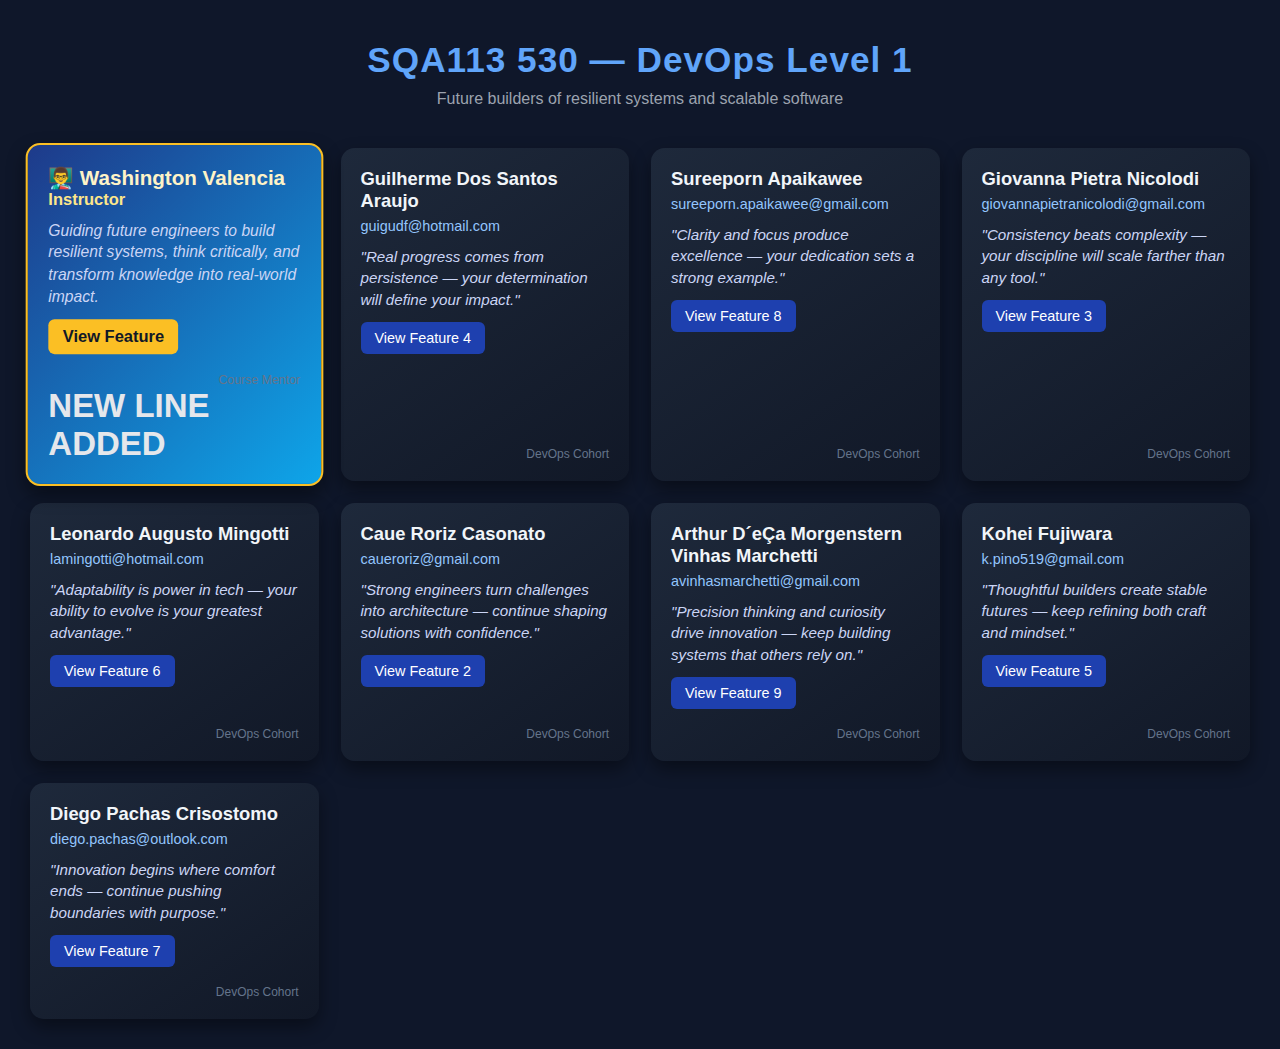
<file: public/index.html>
<!DOCTYPE html>
<html lang="en">

<head>
    <meta charset="UTF-8">
    <meta name="viewport" content="width=device-width, initial-scale=1.0">
    <title>SQA113 G1 - DevOps Level 1</title>
    <link rel="stylesheet" href="css/style.css">
</head>

<body>

    <header>
        <h1>SQA113 530 — DevOps Level 1</h1>
        <p>Future builders of resilient systems and scalable software</p>
    </header>

    <div class="container" id="cardContainer">

        <!-- Cards inserted here -->

        <div class="card instructor">
            <div>
                <div class="name">👨‍🏫 Washington Valencia</div>
                <div class="role">Instructor</div>

                <div class="quote">
                    Guiding future engineers to build resilient systems,
                    think critically, and transform knowledge into real-world impact.
                </div>

                <a href="feature1.html">View Feature</a>
            </div>

            <div class="tag">Course Mentor</div>
            <h1>NEW LINE ADDED</h1>
        </div>


    </div>





    <script src="js/script.js"></script>



</body>

</html>
</file>
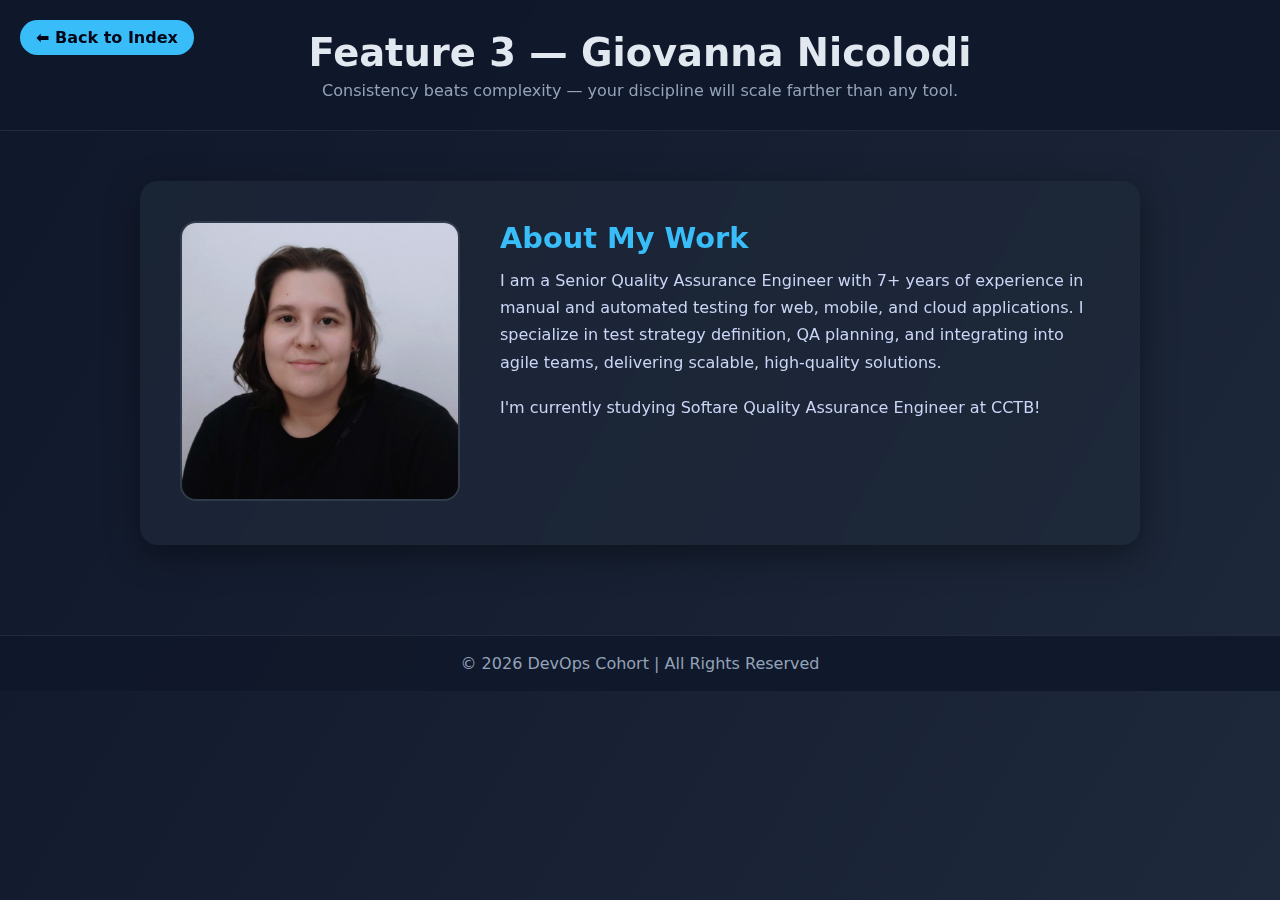
<file: public/feature3.html>
<!DOCTYPE html>
<html lang="en">

<head>
    <meta charset="UTF-8">
    <meta name="viewport" content="width=device-width, initial-scale=1.0">
    <title>Feature 3 - Giovanna Nicolodi</title>
    <link rel="stylesheet" href="css/style1.css">
</head>

<body>

    <header>
        <div class="header-container">
            <a href="index.html" class="back-to-index">⬅ Back to Index</a>

            <h1>Feature 3 — Giovanna Nicolodi</h1>

            <p>
                Consistency beats complexity — your discipline will scale farther than any tool.
            </p>
        </div>
    </header>

    <main>
        <section class="feature-content">

            <div class="feature-image">
                <img src="resource/gpn.jpeg"
                    alt="Giovanna Nicolodi" />
            </div>

            <div class="feature-text">
                <h2>About My Work</h2>

                <p>
                    I am a Senior Quality Assurance Engineer with 7+ years of experience in manual and automated testing for web, 
                    mobile, and cloud applications. I specialize in test strategy definition, QA planning, and integrating
                    into agile teams, delivering scalable, high-quality solutions. 
                </p>

                <p>
                    I'm currently studying Softare Quality Assurance Engineer at CCTB!
                </p>

            </div>

        </section>
    </main>

    <footer>
        <div class="footer-container">
            <p>&copy; 2026 DevOps Cohort | All Rights Reserved</p>
        </div>
    </footer>

    <script src="js/script.js"></script>

</body>

</html>
</file>
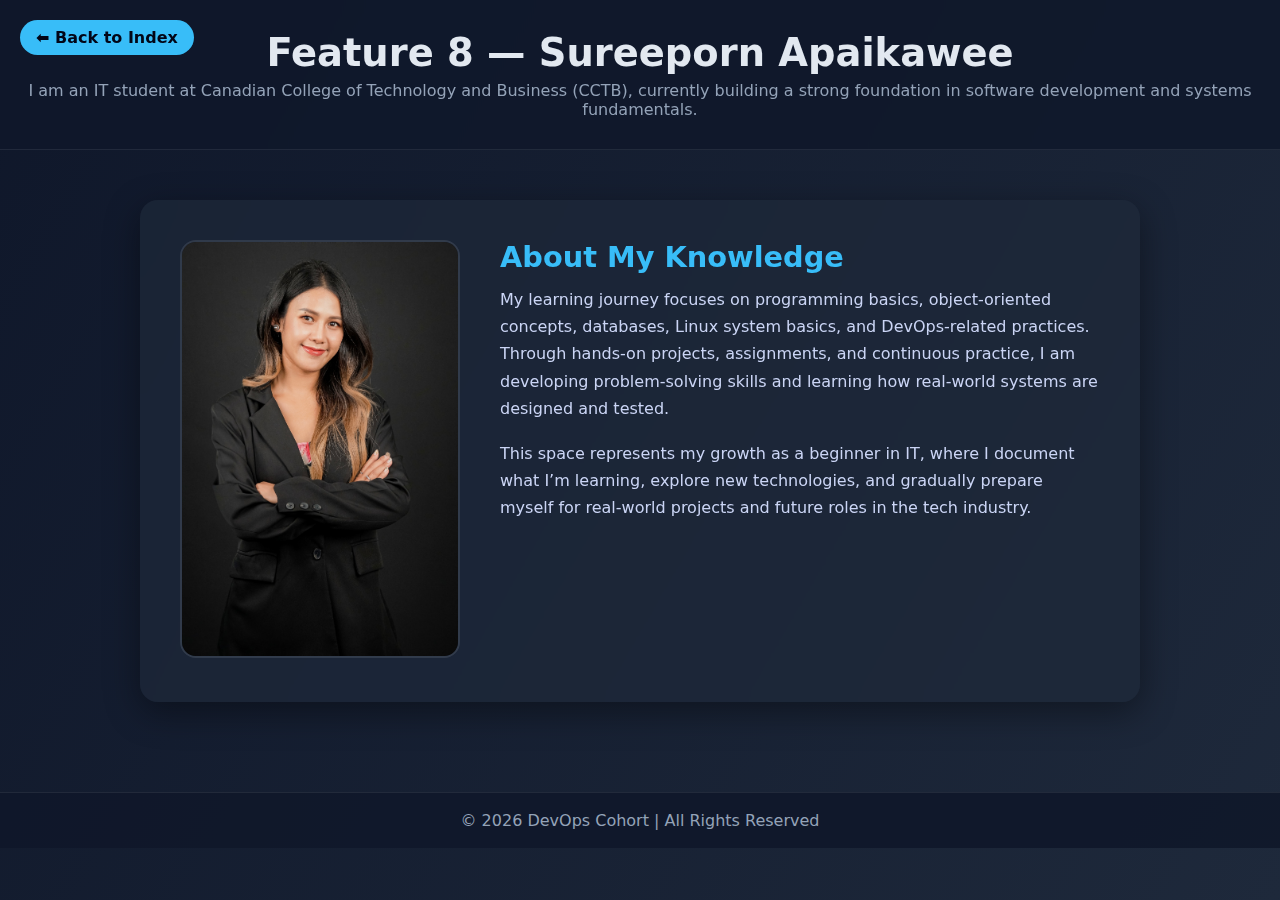
<file: public/feature8.html>
<!DOCTYPE html>
<html lang="en">

<head>
    <meta charset="UTF-8">
    <meta name="viewport" content="width=device-width, initial-scale=1.0">
    <title>Feature 8 — Sureeporn Apaikawee</title>
    <link rel="stylesheet" href="css/style1.css">
</head>

<body>

    <header>
        <div class="header-container">
            <a href="index.html" class="back-to-index">⬅ Back to Index</a>

            <h1>Feature 8 — Sureeporn Apaikawee</h1>

            <p>
                I am an IT student at Canadian College of Technology and Business (CCTB), 
                currently building a strong foundation in software development and systems fundamentals.
            </p>
        </div>
    </header>

    <main>
        <section class="feature-content">

            <div class="feature-image">
                <img src="./IMG_4413.jpg"
                    alt="Sureeporn" />
            </div>

            <div class="feature-text">
                <h2>About My Knowledge</h2>

                <p>
                    My learning journey focuses on programming basics, object-oriented concepts, databases, 
                    Linux system basics, and DevOps-related practices. Through hands-on projects, assignments, 
                    and continuous practice, I am developing problem-solving skills and 
                    learning how real-world systems are designed and tested.
                </p>

                <p>
                    This space represents my growth as a beginner in IT, where I document what I’m learning, explore new technologies, 
                    and gradually prepare myself for real-world projects and future roles in the tech industry.
                </p>

            </div>

        </section>
    </main>

    <footer>
        <div class="footer-container">
            <p>&copy; 2026 DevOps Cohort | All Rights Reserved</p>
        </div>
    </footer>

    <script src="js/script.js"></script>

</body>

</html>
</file>
<file: public/css/style.css>
/* ---------- Base Reset ---------- */
* {
    margin: 0;
    padding: 0;
    box-sizing: border-box;
}

/* ---------- Theme ---------- */
body {
    font-family: "Segoe UI", Tahoma, sans-serif;
    background: #0f172a;
    /* deep serious navy */
    color: #e5e7eb;
    min-height: 100vh;
}

/* ---------- Header ---------- */
header {
    text-align: center;
    padding: 40px 20px 10px 20px;
}

header h1 {
    font-size: 2.2rem;
    letter-spacing: 1px;
    color: #60a5fa;
}

header p {
    color: #9ca3af;
    margin-top: 10px;
}

/* ---------- Grid ---------- */
.container {
    padding: 30px;
    display: grid;
    grid-template-columns: repeat(auto-fit, minmax(280px, 1fr));
    gap: 22px;
}

/* ---------- Card ---------- */
.card {
    background: linear-gradient(145deg, #1e293b, #111827);
    border-radius: 14px;
    padding: 20px;
    box-shadow: 0 8px 18px rgba(0, 0, 0, 0.4);
    transition: all .25s ease;
    display: flex;
    flex-direction: column;
    justify-content: space-between;
}

.card:hover {
    transform: translateY(-6px);
    box-shadow: 0 18px 30px rgba(0, 0, 0, 0.6);
}

.name {
    font-size: 1.15rem;
    font-weight: 600;
    color: #f1f5f9;
}

.email {
    font-size: .9rem;
    color: #93c5fd;
    margin: 6px 0 12px 0;
    word-break: break-all;
}

.quote {
    font-style: italic;
    font-size: .95rem;
    color: #cbd5f5;
    line-height: 1.4;
}

/* Footer tag */
.tag {
    margin-top: 18px;
    font-size: .75rem;
    color: #64748b;
    text-align: right;
}

/* ---------- Instructor Card ---------- */

.instructor {
    background: linear-gradient(135deg, #1e3a8a, #0ea5e9);
    border: 2px solid #fbbf24;
    transform: scale(1.03);
}

.instructor:hover {
    transform: translateY(-6px) scale(1.05);
}

.instructor .name {
    color: #fef3c7;
    font-size: 1.25rem;
}

.role {
    font-weight: 600;
    color: #fde68a;
    margin-bottom: 10px;
}

.instructor a {
    display: inline-block;
    margin-top: 12px;
    padding: 8px 14px;
    background: #fbbf24;
    color: #111827;
    text-decoration: none;
    border-radius: 6px;
    font-weight: 600;
    transition: .25s;
}

.instructor a:hover {
    background: #f59e0b;
}

.feature-btn {
    display: inline-block;
    margin-top: 12px;
    padding: 8px 14px;
    background: #1e40af;
    color: white;
    text-decoration: none;
    border-radius: 6px;
    font-size: 0.9rem;
    transition: .25s;
}

.feature-btn:hover {
    background: #2563eb;
}
</file>
<file: public/css/style1.css>
/* Reset */
* {
    margin: 0;
    padding: 0;
    box-sizing: border-box;
}

/* Base */
body {
    font-family: Inter, system-ui, -apple-system, Segoe UI, Roboto, sans-serif;
    background: linear-gradient(120deg, #0f172a, #1e293b);
    color: #e2e8f0;
    min-height: 100vh;
}

/* Header */
header {
    background: rgba(15, 23, 42, 0.85);
    backdrop-filter: blur(12px);
    border-bottom: 1px solid rgba(255, 255, 255, 0.08);
    padding: 30px 20px;
    text-align: center;
    position: relative;
}

header h1 {
    font-size: 2.4rem;
    font-weight: 600;
    margin-bottom: 6px;
}

header p {
    color: #94a3b8;
}

/* Back button */
.back-to-index {
    position: absolute;
    left: 20px;
    top: 20px;
    background: #38bdf8;
    color: #020617;
    padding: 8px 16px;
    border-radius: 999px;
    text-decoration: none;
    font-weight: 600;
    transition: 0.25s ease;
}

.back-to-index:hover {
    transform: translateY(-2px);
    box-shadow: 0 6px 14px rgba(56, 189, 248, 0.4);
}

/* Layout */
main {
    padding: 50px 20px;
    display: flex;
    justify-content: center;
}

/* Card container */
.feature-content {
    display: grid;
    grid-template-columns: 280px 1fr;
    gap: 40px;
    max-width: 1000px;
    width: 100%;

    background: rgba(30, 41, 59, 0.65);
    padding: 40px;
    border-radius: 18px;
    backdrop-filter: blur(14px);
    box-shadow: 0 10px 35px rgba(0, 0, 0, 0.4);
}

/* Image */
.feature-image img {
    width: 100%;
    border-radius: 16px;
    border: 2px solid rgba(255, 255, 255, 0.1);
    transition: transform 0.35s ease;
}

.feature-image img:hover {
    transform: scale(1.04);
}

/* Text */
.feature-text h2 {
    font-size: 1.8rem;
    margin-bottom: 12px;
    color: #38bdf8;
}

.feature-text p {
    color: #cbd5f5;
    margin-bottom: 18px;
    line-height: 1.7;
}

/* Footer */
footer {
    margin-top: 40px;
    background: rgba(15, 23, 42, 0.9);
    border-top: 1px solid rgba(255, 255, 255, 0.08);
    text-align: center;
    padding: 18px;
    color: #94a3b8;
}

/* Responsive */
@media (max-width: 768px) {
    .feature-content {
        grid-template-columns: 1fr;
        text-align: center;
    }

    .back-to-index {
        position: static;
        display: inline-block;
        margin-bottom: 15px;
    }
}
</file>
